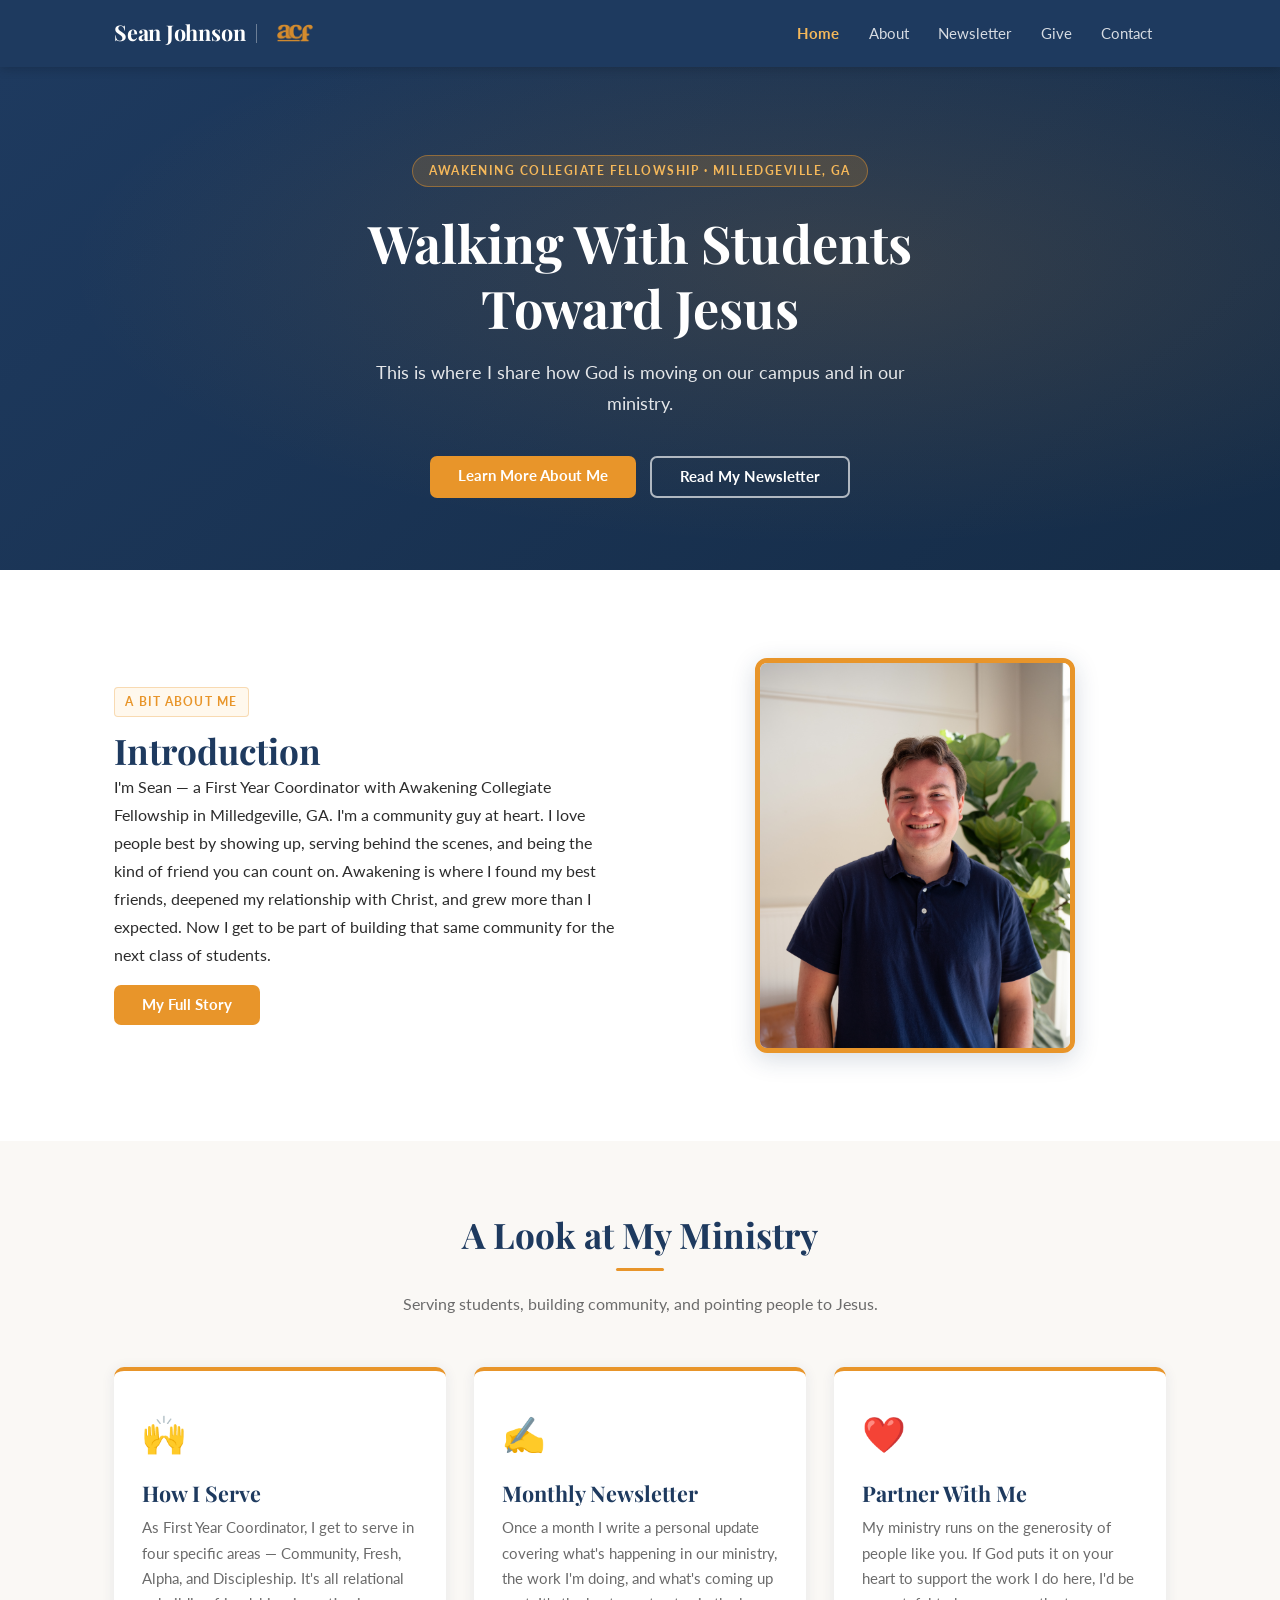
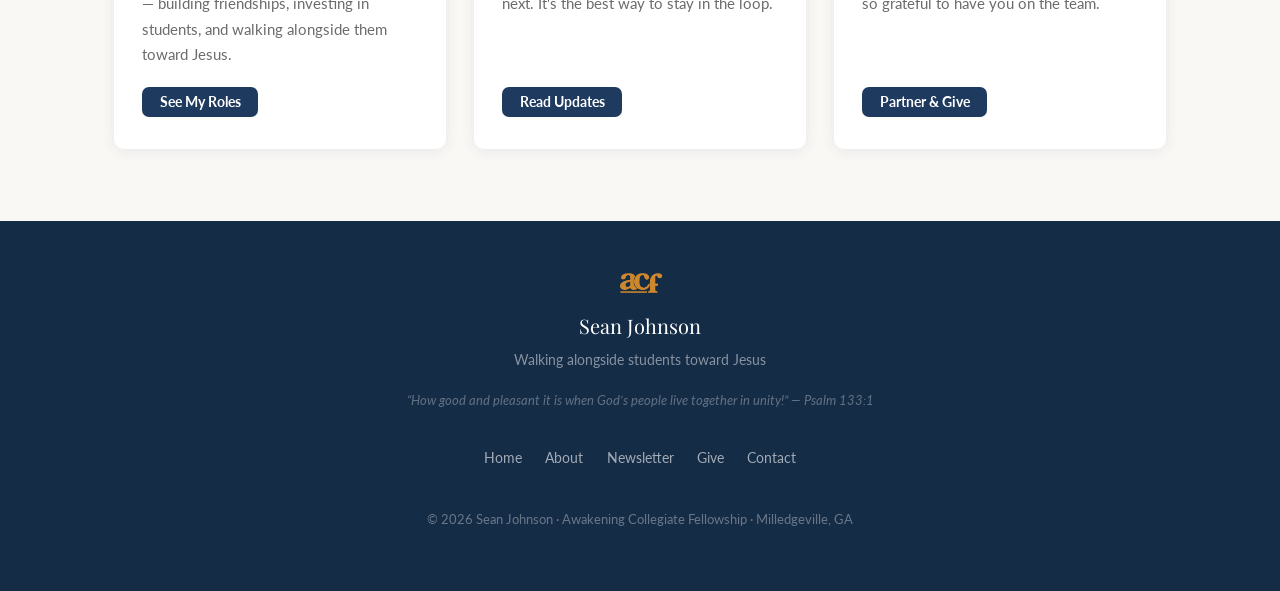
<file: index.html>
<!DOCTYPE html>
<html lang="en">
<head>
  <meta charset="UTF-8">
  <meta name="viewport" content="width=device-width, initial-scale=1.0">
  <link rel="icon" type="image/png" href="favicon.png">
  <link rel="icon" type="image/svg+xml" href="favicon.svg">
  <title>Sean Johnson | Ministry</title>
  <meta name="description" content="Sean Johnson — First Year Coordinator with Awakening Collegiate Fellowship in Milledgeville, GA. Walking alongside college students toward Jesus.">
  <link rel="preconnect" href="https://fonts.googleapis.com">
  <link rel="preconnect" href="https://fonts.gstatic.com" crossorigin>
  <link href="https://fonts.googleapis.com/css2?family=Playfair+Display:ital,wght@0,400;0,600;0,700;1,400&family=Lato:wght@300;400;700&display=swap" rel="stylesheet">
  <link rel="stylesheet" href="css/style.css">
</head>
<body>

<header>
  <nav>
    <div class="nav-brand">
      <a href="index.html">Sean Johnson</a>
      <span class="nav-divider"></span>
      <img src="images/acf-logo.png" alt="ACF" style="height:20px;opacity:0.9;display:block;">
    </div>
    <button class="nav-toggle" aria-label="Toggle navigation" aria-expanded="false">&#9776;</button>
    <ul class="nav-links">
      <li><a href="index.html">Home</a></li>
      <li><a href="about.html">About</a></li>
      <li><a href="newsletter.html">Newsletter</a></li>
      <li><a href="give.html">Give</a></li>
      <li><a href="contact.html">Contact</a></li>
    </ul>
  </nav>
</header>

<!-- Hero -->
<div class="hero">
  <div class="hero-inner container">
    <div class="hero-badge">Awakening Collegiate Fellowship &middot; Milledgeville, GA</div>
    <h1>Walking With Students<br>Toward Jesus</h1>
    <p class="hero-lead">
      This is where I share how God is moving on our campus and in our ministry.
    </p>
    <div class="hero-actions">
      <a href="about.html" class="btn btn-primary">Learn More About Me</a>
      <a href="newsletter.html" class="btn btn-outline-white">Read My Newsletter</a>
    </div>
  </div>
</div>

<!-- Quick intro -->
<section class="section-white">
  <div class="container">
    <div class="intro-grid" style="display:grid; grid-template-columns:1fr 1fr; gap:3rem; align-items:center;">
      <div>
        <span class="tag">A Bit About Me</span>
        <h2 style="margin-top:0.75rem;">Introduction</h2>
        <p>I'm Sean — a First Year Coordinator with Awakening Collegiate Fellowship in Milledgeville, GA. I'm a community guy at heart. I love people best by showing up, serving behind the scenes, and being the kind of friend you can count on. Awakening is where I found my best friends, deepened my relationship with Christ, and grew more than I expected. Now I get to be part of building that same community for the next class of students.</p>
        <a href="about.html" class="btn btn-primary">My Full Story</a>
      </div>
      <div class="text-center" style="padding:1rem;">
        <img src="images/sean-johnson.jpg" alt="Sean Johnson" class="profile-photo-rect">
      </div>
    </div>
  </div>
</section>


<!-- What I Do -->
<section>
  <div class="container">
    <div class="section-header">
      <h2>A Look at My Ministry</h2>
      <hr class="divider">
      <p>Serving students, building community, and pointing people to Jesus.</p>
    </div>
    <div class="cards">
      <div class="card">
        <div class="card-icon">&#128588;</div>
        <h3>How I Serve</h3>
        <p>As First Year Coordinator, I get to serve in four specific areas — Community, Fresh, Alpha, and Discipleship. It's all relational — building friendships, investing in students, and walking alongside them toward Jesus.</p>
        <a href="about.html#roles" class="btn btn-navy btn-sm">See My Roles</a>
      </div>
      <div class="card">
        <div class="card-icon">&#9997;&#65039;</div>
        <h3>Monthly Newsletter</h3>
        <p>Once a month I write a personal update covering what's happening in our ministry, the work I'm doing, and what's coming up next. It's the best way to stay in the loop.</p>
        <a href="newsletter.html" class="btn btn-navy btn-sm">Read Updates</a>
      </div>
      <div class="card">
        <div class="card-icon">&#10084;&#65039;</div>
        <h3>Partner With Me</h3>
        <p>My ministry runs on the generosity of people like you. If God puts it on your heart to support the work I do here, I'd be so grateful to have you on the team.</p>
        <a href="give.html" class="btn btn-navy btn-sm">Partner &amp; Give</a>
      </div>
    </div>
  </div>
</section>

<!-- Footer -->
<footer>
  <div class="container">
    <div class="footer-brand">
      <img src="images/acf-logo.png" alt="ACF" style="height:36px;opacity:0.88;display:block;margin:0 auto 0.4rem;">
      Sean Johnson
    </div>
    <p class="footer-tagline">Walking alongside students toward Jesus</p>
    <p class="footer-verse">&ldquo;How good and pleasant it is when God&rsquo;s people live together in unity!&rdquo; &mdash; Psalm 133:1</p>
    <nav class="footer-nav">
      <a href="index.html">Home</a>
      <a href="about.html">About</a>
      <a href="newsletter.html">Newsletter</a>
      <a href="give.html">Give</a>
      <a href="contact.html">Contact</a>
    </nav>
    <p class="footer-copy">&copy; 2026 Sean Johnson &middot; Awakening Collegiate Fellowship &middot; Milledgeville, GA</p>
  </div>
</footer>

<script src="js/main.js"></script>
</body>
</html>
</file>
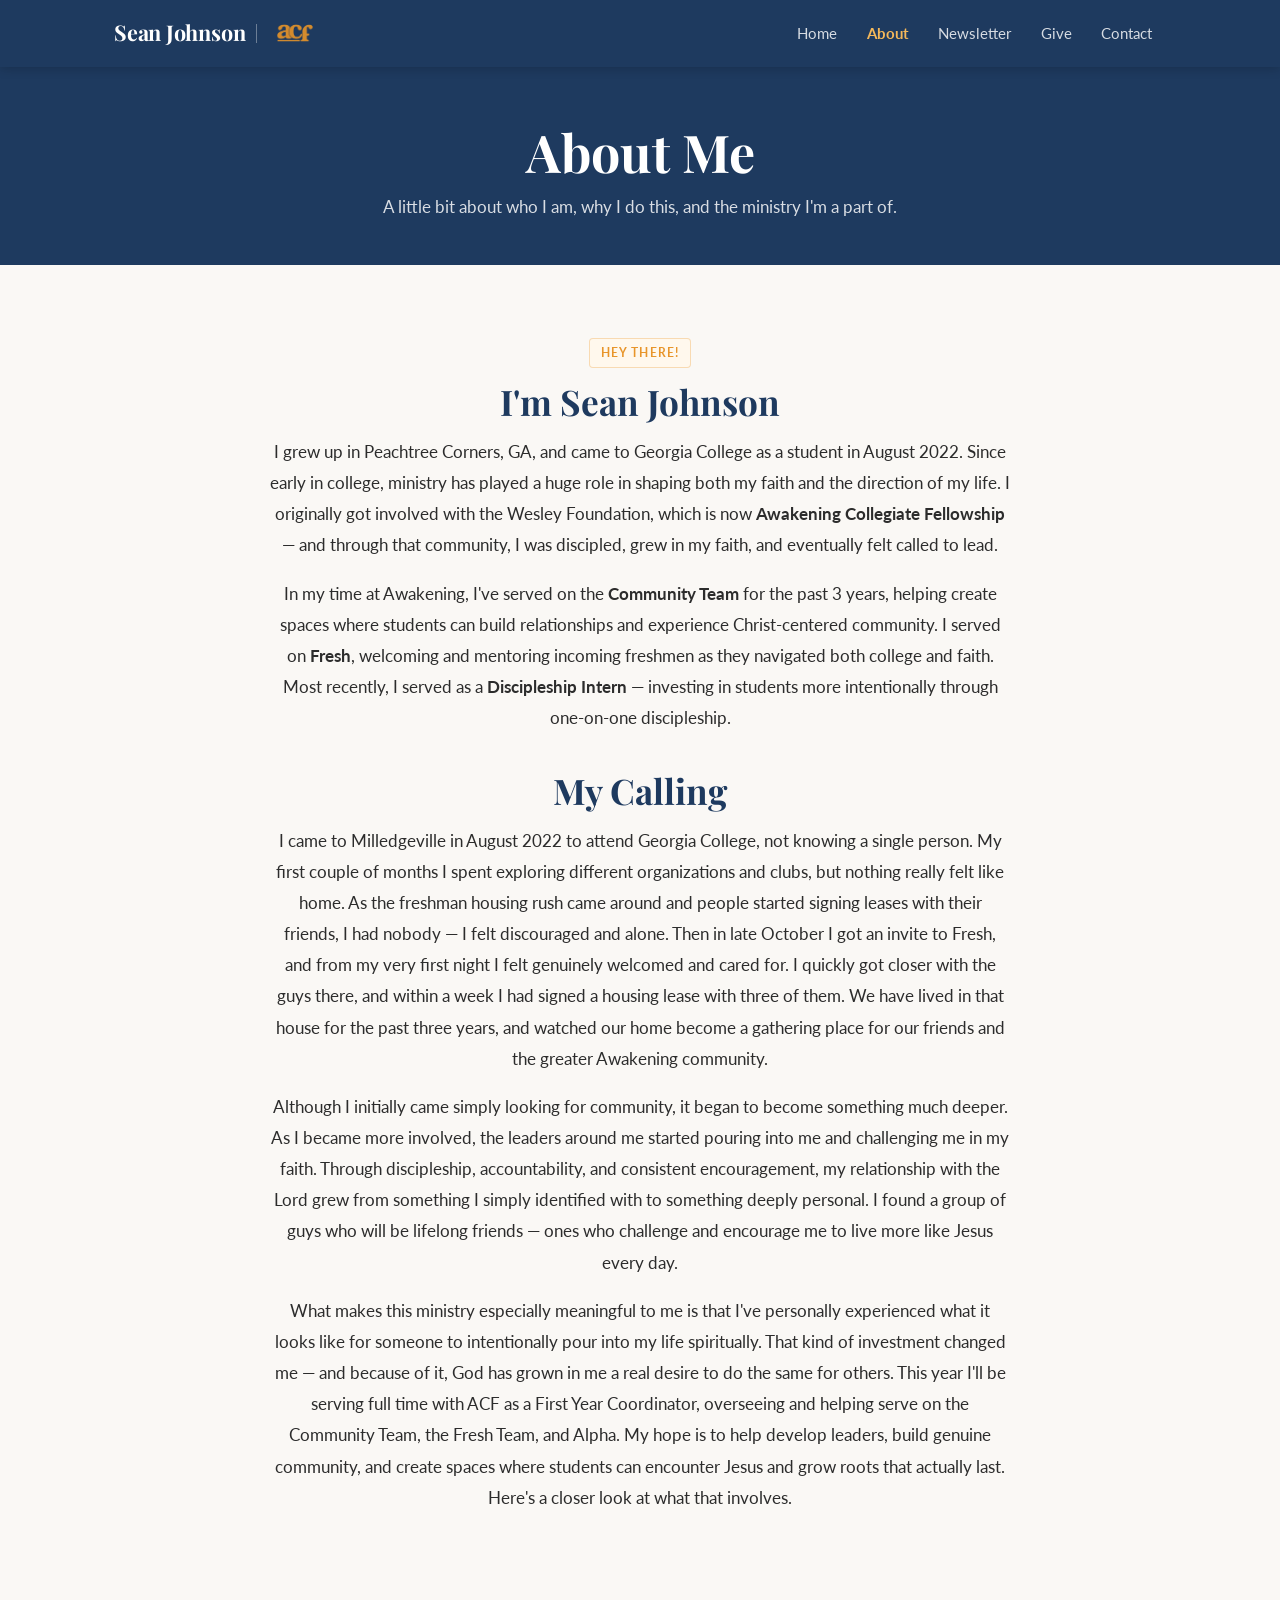
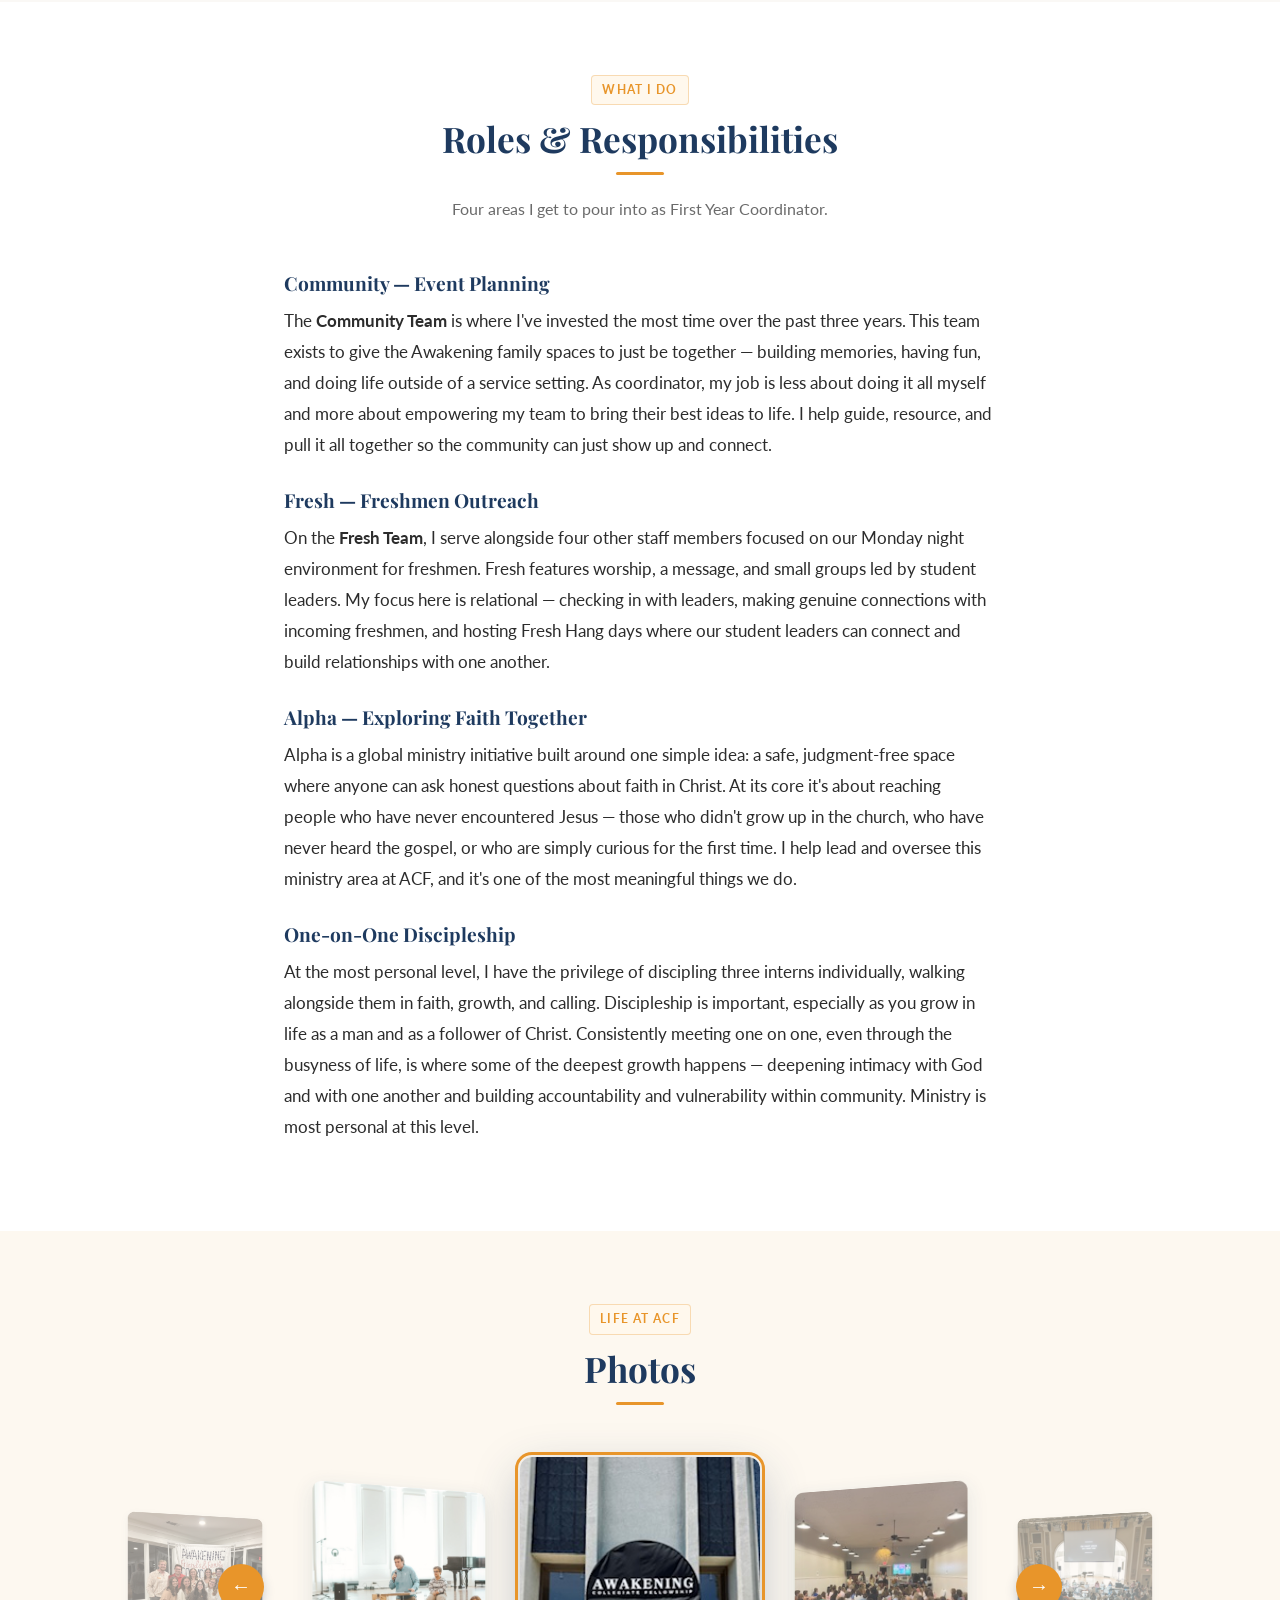
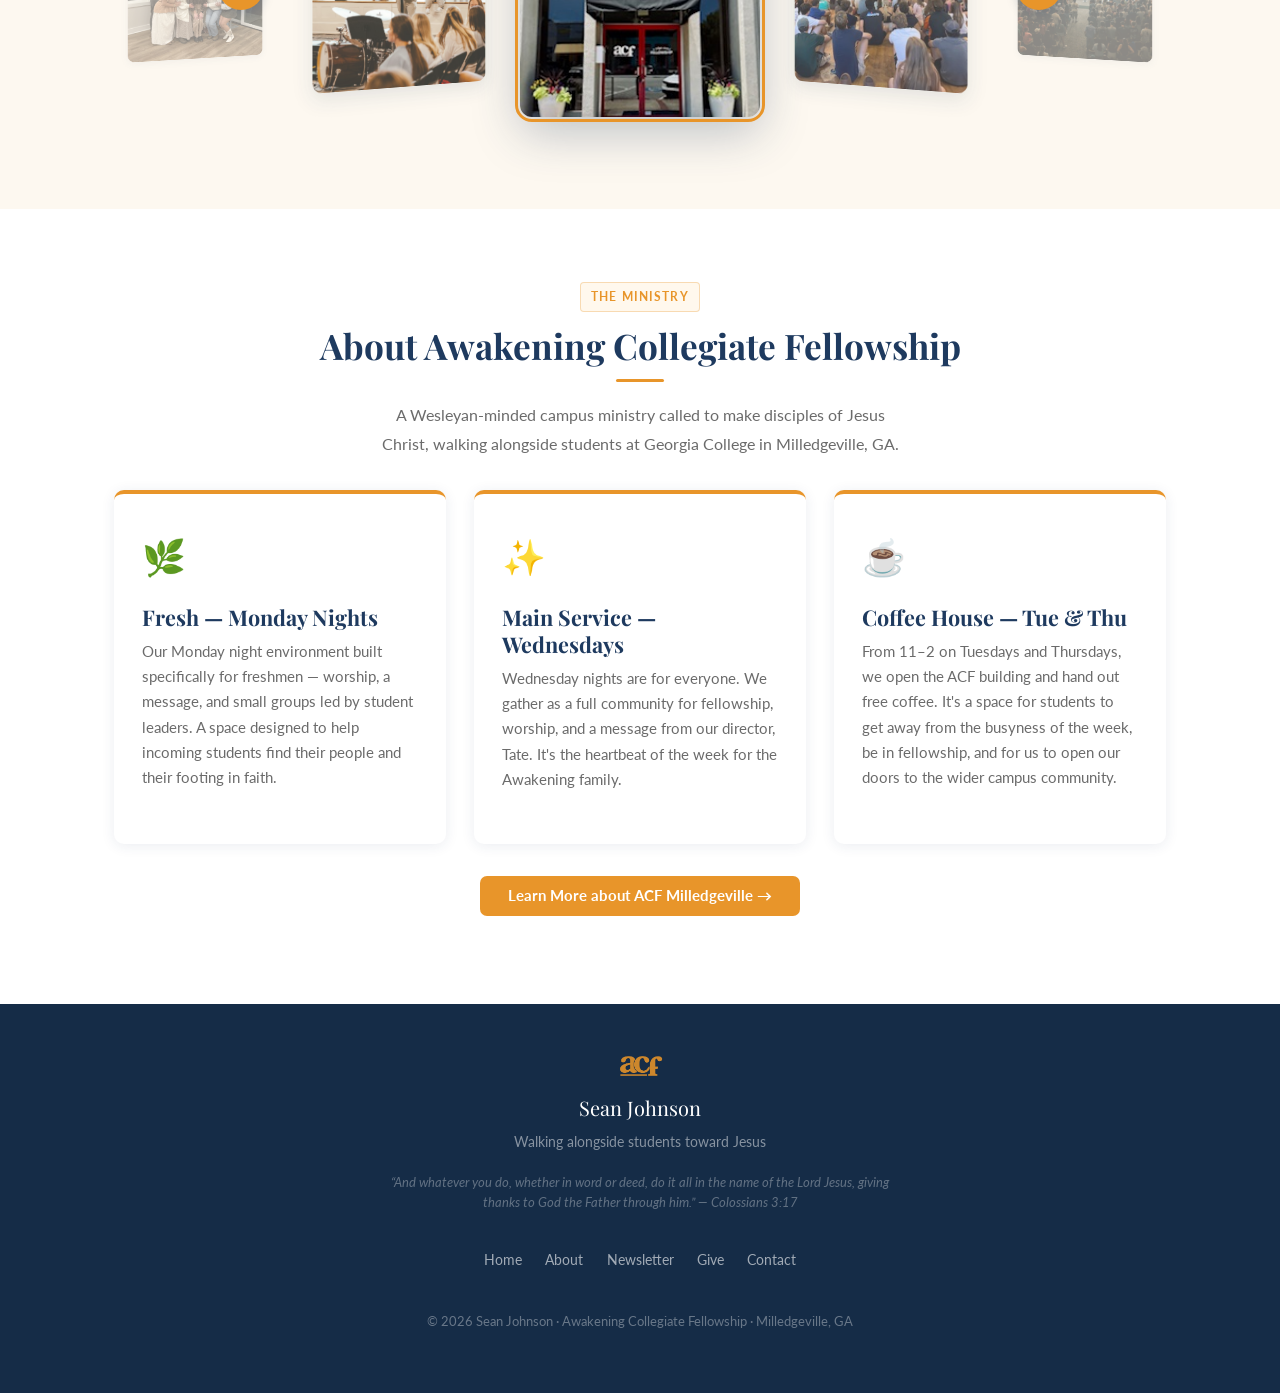
<file: about.html>
<!DOCTYPE html>
<html lang="en">
<head>
  <meta charset="UTF-8">
  <meta name="viewport" content="width=device-width, initial-scale=1.0">
  <link rel="icon" type="image/png" href="favicon.png">
  <link rel="icon" type="image/svg+xml" href="favicon.svg">
  <title>About | Sean Johnson Ministry</title>
  <meta name="description" content="Meet Sean Johnson — First Year Coordinator with Awakening Collegiate Fellowship in Milledgeville, GA.">
  <link rel="preconnect" href="https://fonts.googleapis.com">
  <link rel="preconnect" href="https://fonts.gstatic.com" crossorigin>
  <link href="https://fonts.googleapis.com/css2?family=Playfair+Display:ital,wght@0,400;0,600;0,700;1,400&family=Lato:wght@300;400;700&display=swap" rel="stylesheet">
  <link rel="stylesheet" href="css/style.css">
</head>
<body>

<header>
  <nav>
    <div class="nav-brand">
      <a href="index.html">Sean Johnson</a>
      <span class="nav-divider"></span>
      <img src="images/acf-logo.png" alt="ACF" style="height:20px;opacity:0.9;display:block;">
    </div>
    <button class="nav-toggle" aria-label="Toggle navigation" aria-expanded="false">&#9776;</button>
    <ul class="nav-links">
      <li><a href="index.html">Home</a></li>
      <li><a href="about.html">About</a></li>
      <li><a href="newsletter.html">Newsletter</a></li>
      <li><a href="give.html">Give</a></li>
      <li><a href="contact.html">Contact</a></li>
    </ul>
  </nav>
</header>

<div class="page-header">
  <h1>About Me</h1>
  <p>A little bit about who I am, why I do this, and the ministry I'm a part of.</p>
</div>

<section>
  <div class="container">
    <div class="prose" style="text-align:center;max-width:740px;margin:0 auto;">
        <span class="tag">Hey there!</span>
        <h2 style="margin-top:0.75rem;">I'm Sean Johnson</h2>
        <p>
          I grew up in Peachtree Corners, GA, and came to Georgia College as a student in August 2022. Since early in college, ministry has played a huge role in shaping both my faith and the direction of my life. I originally got involved with the Wesley Foundation, which is now <strong>Awakening Collegiate Fellowship</strong> — and through that community, I was discipled, grew in my faith, and eventually felt called to lead.
        </p>
        <p>
          In my time at Awakening, I've served on the <strong>Community Team</strong> for the past 3 years, helping create spaces where students can build relationships and experience Christ-centered community. I served on <strong>Fresh</strong>, welcoming and mentoring incoming freshmen as they navigated both college and faith. Most recently, I served as a <strong>Discipleship Intern</strong> — investing in students more intentionally through one-on-one discipleship.
        </p>

        <h2>My Calling</h2>
        <p>
          I came to Milledgeville in August 2022 to attend Georgia College, not knowing a single person. My first couple of months I spent exploring different organizations and clubs, but nothing really felt like home. As the freshman housing rush came around and people started signing leases with their friends, I had nobody — I felt discouraged and alone. Then in late October I got an invite to Fresh, and from my very first night I felt genuinely welcomed and cared for. I quickly got closer with the guys there, and within a week I had signed a housing lease with three of them. We have lived in that house for the past three years, and watched our home become a gathering place for our friends and the greater Awakening community.
        </p>
        <p>
          Although I initially came simply looking for community, it began to become something much deeper. As I became more involved, the leaders around me started pouring into me and challenging me in my faith. Through discipleship, accountability, and consistent encouragement, my relationship with the Lord grew from something I simply identified with to something deeply personal. I found a group of guys who will be lifelong friends — ones who challenge and encourage me to live more like Jesus every day.
        </p>
        <p>
          What makes this ministry especially meaningful to me is that I've personally experienced what it looks like for someone to intentionally pour into my life spiritually. That kind of investment changed me — and because of it, God has grown in me a real desire to do the same for others. This year I'll be serving full time with ACF as a First Year Coordinator, overseeing and helping serve on the Community Team, the Fresh Team, and Alpha. My hope is to help develop leaders, build genuine community, and create spaces where students can encounter Jesus and grow roots that actually last. Here's a closer look at what that involves.
        </p>
    </div>

  </div>
</section>


<section id="roles" class="section-white">
  <div class="container-narrow">
    <div class="section-header">
      <span class="tag">What I Do</span>
      <h2 style="margin-top:0.75rem;">Roles &amp; Responsibilities</h2>
      <hr class="divider">
      <p>Four areas I get to pour into as First Year Coordinator.</p>
    </div>

    <div class="prose">
      <h3>Community &mdash; Event Planning</h3>
      <p>
        The <strong>Community Team</strong> is where I've invested the most time over the past three years. This team exists to give the Awakening family spaces to just be together — building memories, having fun, and doing life outside of a service setting. As coordinator, my job is less about doing it all myself and more about empowering my team to bring their best ideas to life. I help guide, resource, and pull it all together so the community can just show up and connect.
      </p>

      <h3>Fresh &mdash; Freshmen Outreach</h3>
      <p>
        On the <strong>Fresh Team</strong>, I serve alongside four other staff members focused on our Monday night environment for freshmen. Fresh features worship, a message, and small groups led by student leaders. My focus here is relational — checking in with leaders, making genuine connections with incoming freshmen, and hosting Fresh Hang days where our student leaders can connect and build relationships with one another.
      </p>

      <h3>Alpha &mdash; Exploring Faith Together</h3>
      <p>
        Alpha is a global ministry initiative built around one simple idea: a safe, judgment-free space where anyone can ask honest questions about faith in Christ. At its core it's about reaching people who have never encountered Jesus — those who didn't grow up in the church, who have never heard the gospel, or who are simply curious for the first time. I help lead and oversee this ministry area at ACF, and it's one of the most meaningful things we do.
      </p>

      <h3>One-on-One Discipleship</h3>
      <p>
        At the most personal level, I have the privilege of discipling three interns individually, walking alongside them in faith, growth, and calling. Discipleship is important, especially as you grow in life as a man and as a follower of Christ. Consistently meeting one on one, even through the busyness of life, is where some of the deepest growth happens — deepening intimacy with God and with one another and building accountability and vulnerability within community. Ministry is most personal at this level.      </p>
    </div>
  </div>
</section>

<!-- ── PHOTO CAROUSEL ── replace images/placeholder-*.jpg with real photos ── -->
<section class="section-cream" id="photos">
  <div class="container">
    <div class="section-header" style="margin-bottom:2rem;">
      <span class="tag">Life at ACF</span>
      <h2 style="margin-top:0.75rem;">Photos</h2>
      <hr class="divider">
    </div>
    <div class="coverflow-outer">
      <button class="cf-arrow" id="cf-prev" aria-label="Previous photo">&#8592;</button>
      <div class="coverflow-stage" id="coverflow-stage">
        <div class="cf-slide" data-index="0"><img src="images/carousel/acf-building.jpg" alt="ACF Building"></div>
        <div class="cf-slide" data-index="1"><img src="images/carousel/fresh-gathering.jpg" alt="Fresh Gathering"></div>
        <div class="cf-slide" data-index="2"><img src="images/carousel/worship-service.jpg" alt="Worship Service"></div>
        <div class="cf-slide" data-index="3"><img src="images/carousel/img-8745.jpg" alt="Group Photo"></div>
        <div class="cf-slide" data-index="4"><img src="images/carousel/img-8144.jpg" alt="Students Praying"></div>
        <div class="cf-slide" data-index="5"><img src="images/carousel/img-8747.jpg" alt="Ministry Team"></div>
        <div class="cf-slide" data-index="6"><img src="images/carousel/awakening-freshman-self.jpg" alt="Awakening Worship Gathering"></div>
        <div class="cf-slide" data-index="7"><img src="images/carousel/the-depot-sign.jpg" alt="The Depot"></div>
        <div class="cf-slide" data-index="8"><img src="images/carousel/guys-group-photo.jpg" alt="Guys Group Photo"></div>
        <div class="cf-slide" data-index="9"><img src="images/carousel/fellowship-conversation.jpg" alt="Fellowship Conversation"></div>
        <div class="cf-slide" data-index="10"><img src="images/carousel/girls-group-photo.jpg" alt="Girls Group Photo"></div>
        <div class="cf-slide" data-index="11"><img src="images/carousel/upside-down-kingdom.jpg" alt="Upside Down Kingdom Worship Night"></div>
        <div class="cf-slide" data-index="12"><img src="images/carousel/worship-night.jpg" alt="Worship Night"></div>
        <div class="cf-slide" data-index="13"><img src="images/carousel/worship-hands-raised.jpg" alt="Hands Raised in Worship"></div>
        <div class="cf-slide" data-index="14"><img src="images/carousel/coffeehouse-announcement.jpg" alt="Coffeehouse Announcement"></div>
        <div class="cf-slide" data-index="15"><img src="images/carousel/sunset-group-photo.jpg" alt="Sunset Group Photo"></div>
        <div class="cf-slide" data-index="16"><img src="images/carousel/georgia-college-sign.jpg" alt="Georgia College Depot Sign"></div>
        <div class="cf-slide" data-index="17"><img src="images/carousel/campus-walk-group.jpg" alt="Walking to Gathering"></div>
        <div class="cf-slide" data-index="18"><img src="images/carousel/sidewalk-fellowship.jpg" alt="Sidewalk Fellowship"></div>
        <div class="cf-slide" data-index="19"><img src="images/carousel/porch-group-photo.jpg" alt="Porch Group Photo"></div>
        <div class="cf-slide" data-index="20"><img src="images/carousel/worship-hands-raised-2.jpg" alt="Hands Raised in Worship"></div>
        <div class="cf-slide" data-index="21"><img src="images/carousel/strider-hug.jpg" alt="Friends Embracing"></div>
        <div class="cf-slide" data-index="22"><img src="images/carousel/joy-of-the-lord-worship.jpg" alt="Joy of the Lord Worship Gathering"></div>
        <div class="cf-slide" data-index="23"><img src="images/carousel/worship-vocalist.jpg" alt="Worship Vocalist"></div>
        <div class="cf-slide" data-index="24"><img src="images/carousel/prayer-gathering.jpg" alt="Prayer Gathering"></div>
        <div class="cf-slide" data-index="25"><img src="images/carousel/group-hug-outside.jpg" alt="Group Hug Outside"></div>
        <div class="cf-slide" data-index="26"><img src="images/carousel/heres-my-heart-worship.jpg" alt="Here's My Heart Worship Gathering"></div>
        <div class="cf-slide" data-index="27"><img src="images/carousel/worship-aerial-view.jpg" alt="Worship Gathering Aerial View"></div>
        <div class="cf-slide" data-index="28"><img src="images/carousel/campus-steps-crowd.jpg" alt="Crowd on Campus Steps"></div>
        <div class="cf-slide" data-index="29"><img src="images/carousel/worship-hands-curtain.jpg" alt="Hands Raised in Worship"></div>
        <div class="cf-slide" data-index="30"><img src="images/carousel/farm-fresh.jpg" alt="Farm Fresh Night"></div>
        <div class="cf-slide" data-index="31"><img src="images/carousel/frampus-prayer-night.jpg" alt="Frampus Worship and Prayer Night"></div>
        <div class="cf-slide" data-index="32"><img src="images/carousel/mens-cookout.jpg" alt="Labor Day Men's Cookout"></div>
        <div class="cf-slide" data-index="33"><img src="images/carousel/the-depot-gathering.jpg" alt="Fresh at The Depot"></div>
        <div class="cf-slide" data-index="34"><img src="images/carousel/washington-farms.jpg" alt="Washington Farms Group Photo"></div>
        <div class="cf-slide" data-index="35"><img src="images/carousel/worship-cross.jpg" alt="Worship Around the Cross"></div>
        <div class="cf-slide" data-index="36"><img src="images/carousel/mens-event.jpg" alt="Men's Event"></div>
        <div class="cf-slide" data-index="37"><img src="images/carousel/fresh-upside-down-kingdom.jpg" alt="Fresh Upside Down Kingdom"></div>
        <div class="cf-slide" data-index="38"><img src="images/carousel/friends-family-cookout.jpg" alt="Awakening Friends and Family Cookout"></div>
        <div class="cf-slide" data-index="39"><img src="images/carousel/awakening-announcements.jpg" alt="Awakening Announcements"></div>
      </div>
      <button class="cf-arrow" id="cf-next" aria-label="Next photo">&#8594;</button>
    </div>
  </div>
</section>

<section class="section-white" id="awakening">
  <div class="container">
    <div class="section-header" style="margin-bottom:2rem;">
      <span class="tag">The Ministry</span>
      <h2 style="margin-top:0.75rem;">About Awakening Collegiate Fellowship</h2>
      <hr class="divider">
      <p>A Wesleyan-minded campus ministry called to make disciples of Jesus Christ, walking alongside students at Georgia College in Milledgeville, GA.</p>
    </div>
    <div class="cards">
      <div class="card">
        <div class="card-icon">&#127807;</div>
        <h3>Fresh &mdash; Monday Nights</h3>
        <p>Our Monday night environment built specifically for freshmen — worship, a message, and small groups led by student leaders. A space designed to help incoming students find their people and their footing in faith.</p>
      </div>
      <div class="card">
        <div class="card-icon">&#10024;</div>
        <h3>Main Service &mdash; Wednesdays</h3>
        <p>Wednesday nights are for everyone. We gather as a full community for fellowship, worship, and a message from our director, Tate. It's the heartbeat of the week for the Awakening family.</p>
      </div>
      <div class="card">
        <div class="card-icon">&#9749;</div>
        <h3>Coffee House &mdash; Tue &amp; Thu</h3>
        <p>From 11–2 on Tuesdays and Thursdays, we open the ACF building and hand out free coffee. It's a space for students to get away from the busyness of the week, be in fellowship, and for us to open our doors to the wider campus community.</p>
      </div>
    </div>
    <p class="text-center" style="margin-top:2rem;">
      <a href="http://awakeningmilledgeville.org" target="_blank" rel="noopener" class="btn btn-primary">Learn More about ACF Milledgeville &rarr;</a>
    </p>
  </div>
</section>

<footer>
  <div class="container">
    <div class="footer-brand">
      <img src="images/acf-logo.png" alt="ACF" style="height:36px;opacity:0.88;display:block;margin:0 auto 0.4rem;">
      Sean Johnson
    </div>
    <p class="footer-tagline">Walking alongside students toward Jesus</p>
    <p class="footer-verse">&ldquo;And whatever you do, whether in word or deed, do it all in the name of the Lord Jesus, giving thanks to God the Father through him.&rdquo; &mdash; Colossians 3:17</p>
    <nav class="footer-nav">
      <a href="index.html">Home</a>
      <a href="about.html">About</a>
      <a href="newsletter.html">Newsletter</a>
      <a href="give.html">Give</a>
      <a href="contact.html">Contact</a>
    </nav>
    <p class="footer-copy">&copy; 2026 Sean Johnson &middot; Awakening Collegiate Fellowship &middot; Milledgeville, GA</p>
  </div>
</footer>

<script src="js/main.js"></script>
<script src="js/carousel.js"></script>
</body>
</html>
</file>
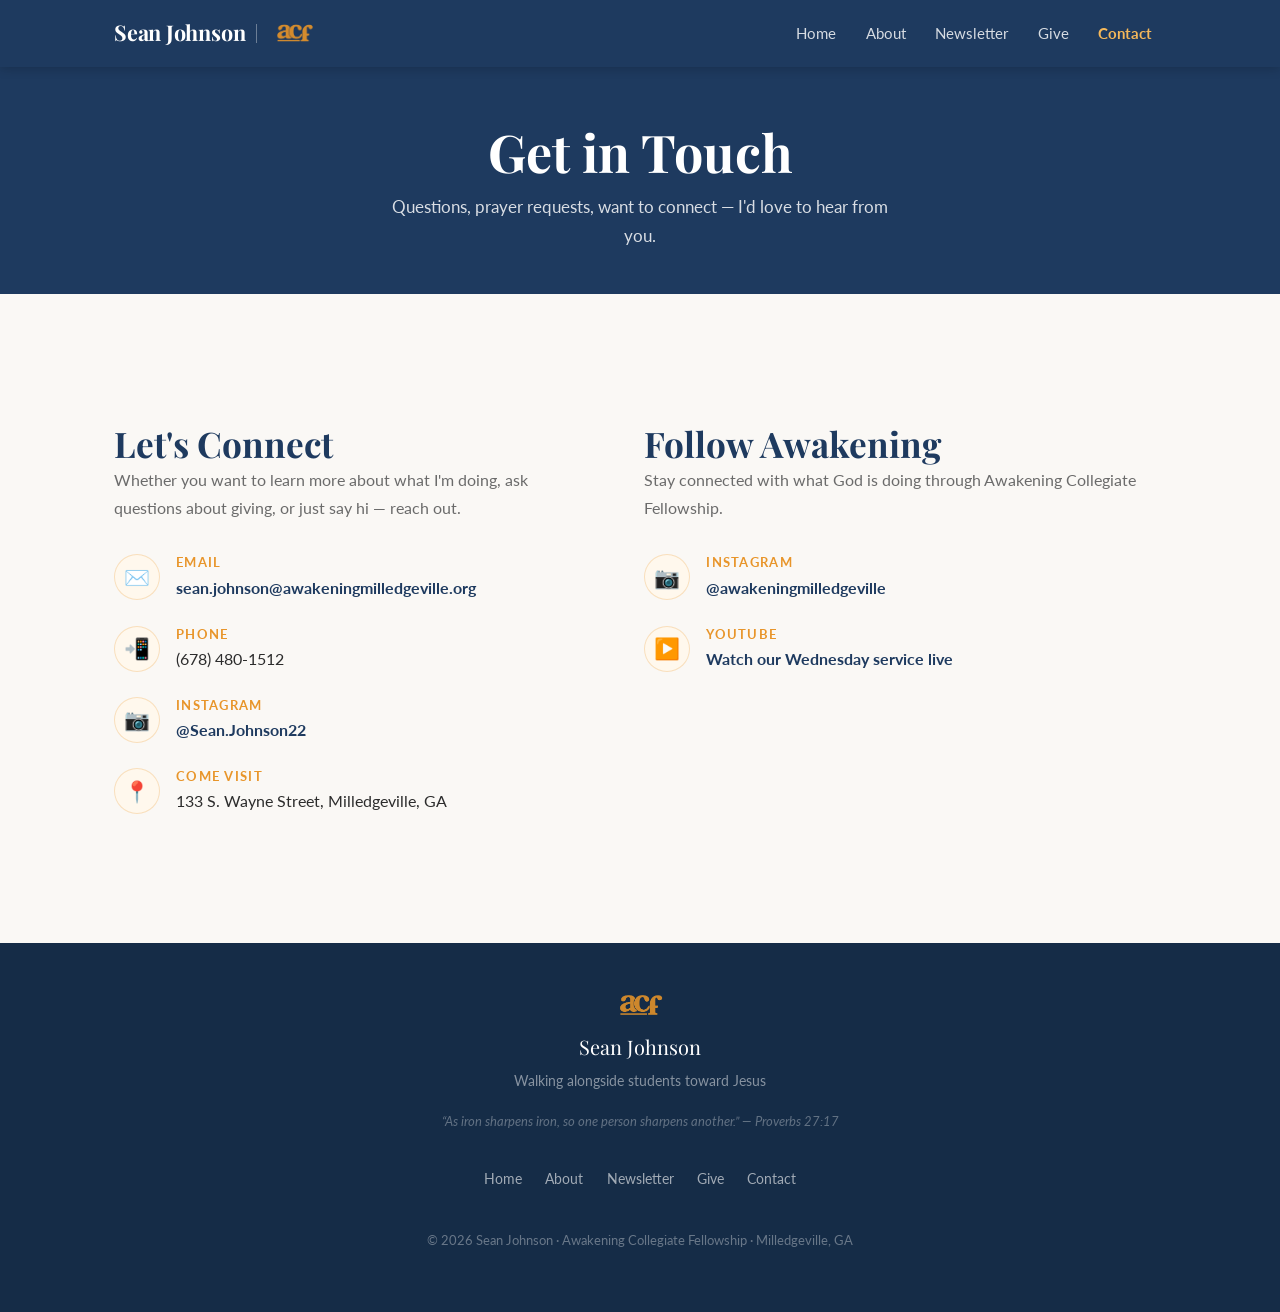
<file: contact.html>
<!DOCTYPE html>
<html lang="en">
<head>
  <meta charset="UTF-8">
  <meta name="viewport" content="width=device-width, initial-scale=1.0">
  <link rel="icon" type="image/png" href="favicon.png">
  <link rel="icon" type="image/svg+xml" href="favicon.svg">
  <title>Contact | Sean Johnson Ministry</title>
  <meta name="description" content="Get in touch with Sean Johnson — First Year Coordinator at Awakening Collegiate Fellowship in Milledgeville, GA.">
  <link rel="preconnect" href="https://fonts.googleapis.com">
  <link rel="preconnect" href="https://fonts.gstatic.com" crossorigin>
  <link href="https://fonts.googleapis.com/css2?family=Playfair+Display:ital,wght@0,400;0,600;0,700;1,400&family=Lato:wght@300;400;700&display=swap" rel="stylesheet">
  <link rel="stylesheet" href="css/style.css">
</head>
<body>

<header>
  <nav>
    <div class="nav-brand">
      <a href="index.html">Sean Johnson</a>
      <span class="nav-divider"></span>
      <img src="images/acf-logo.png" alt="ACF" style="height:20px;opacity:0.9;display:block;">
    </div>
    <button class="nav-toggle" aria-label="Toggle navigation" aria-expanded="false">&#9776;</button>
    <ul class="nav-links">
      <li><a href="index.html">Home</a></li>
      <li><a href="about.html">About</a></li>
      <li><a href="newsletter.html">Newsletter</a></li>
      <li><a href="give.html">Give</a></li>
      <li><a href="contact.html">Contact</a></li>
    </ul>
  </nav>
</header>

<div class="page-header">
  <h1>Get in Touch</h1>
  <p>Questions, prayer requests, want to connect — I'd love to hear from you.</p>
</div>

<section>
  <div class="container">
    <div class="contact-layout">

      <!-- Left column -->
      <div>
        <h2>Let's Connect</h2>
        <p style="color:var(--text-light);margin-bottom:2rem;">Whether you want to learn more about what I'm doing, ask questions about giving, or just say hi — reach out.</p>

        <div class="contact-items">
          <div class="contact-item">
            <div class="ci-icon">&#9993;&#65039;</div>
            <div class="ci-text">
              <h4>Email</h4>
              <a href="mailto:sean.johnson@awakeningmilledgeville.org">sean.johnson@awakeningmilledgeville.org</a>
            </div>
          </div>

          <div class="contact-item">
            <div class="ci-icon">&#128242;</div>
            <div class="ci-text">
              <h4>Phone</h4>
              <p>(678) 480-1512</p>
            </div>
          </div>

          <div class="contact-item">
            <div class="ci-icon">&#128247;</div>
            <div class="ci-text">
              <h4>Instagram</h4>
              <a href="https://instagram.com/Sean.Johnson22" target="_blank" rel="noopener">@Sean.Johnson22</a>
            </div>
          </div>

          <div class="contact-item">
            <div class="ci-icon">&#128205;</div>
            <div class="ci-text">
              <h4>Come Visit</h4>
              <p>133 S. Wayne Street, Milledgeville, GA</p>
            </div>
          </div>
        </div>
      </div>

      <!-- Right column -->
      <div>
        <h2>Follow Awakening</h2>
        <p style="color:var(--text-light);margin-bottom:2rem;">Stay connected with what God is doing through Awakening Collegiate Fellowship.</p>

        <div class="contact-items">
          <div class="contact-item">
            <div class="ci-icon">&#128247;</div>
            <div class="ci-text">
              <h4>Instagram</h4>
              <a href="https://instagram.com/awakeningmilledgeville" target="_blank" rel="noopener">@awakeningmilledgeville</a>
            </div>
          </div>

          <div class="contact-item">
            <div class="ci-icon">&#9654;&#65039;</div>
            <div class="ci-text">
              <h4>YouTube</h4>
              <a href="https://www.youtube.com/@awakeningmilledgeville" target="_blank" rel="noopener">Watch our Wednesday service live</a>
            </div>
          </div>
        </div>
      </div>

    </div>
  </div>
</section>

<footer>
  <div class="container">
    <div class="footer-brand">
      <img src="images/acf-logo.png" alt="ACF" style="height:36px;opacity:0.88;display:block;margin:0 auto 0.4rem;">
      Sean Johnson
    </div>
    <p class="footer-tagline">Walking alongside students toward Jesus</p>
    <p class="footer-verse">&ldquo;As iron sharpens iron, so one person sharpens another.&rdquo; &mdash; Proverbs 27:17</p>
    <nav class="footer-nav">
      <a href="index.html">Home</a>
      <a href="about.html">About</a>
      <a href="newsletter.html">Newsletter</a>
      <a href="give.html">Give</a>
      <a href="contact.html">Contact</a>
    </nav>
    <p class="footer-copy">&copy; 2026 Sean Johnson &middot; Awakening Collegiate Fellowship &middot; Milledgeville, GA</p>
  </div>
</footer>

<script src="js/main.js"></script>
</body>
</html>
</file>
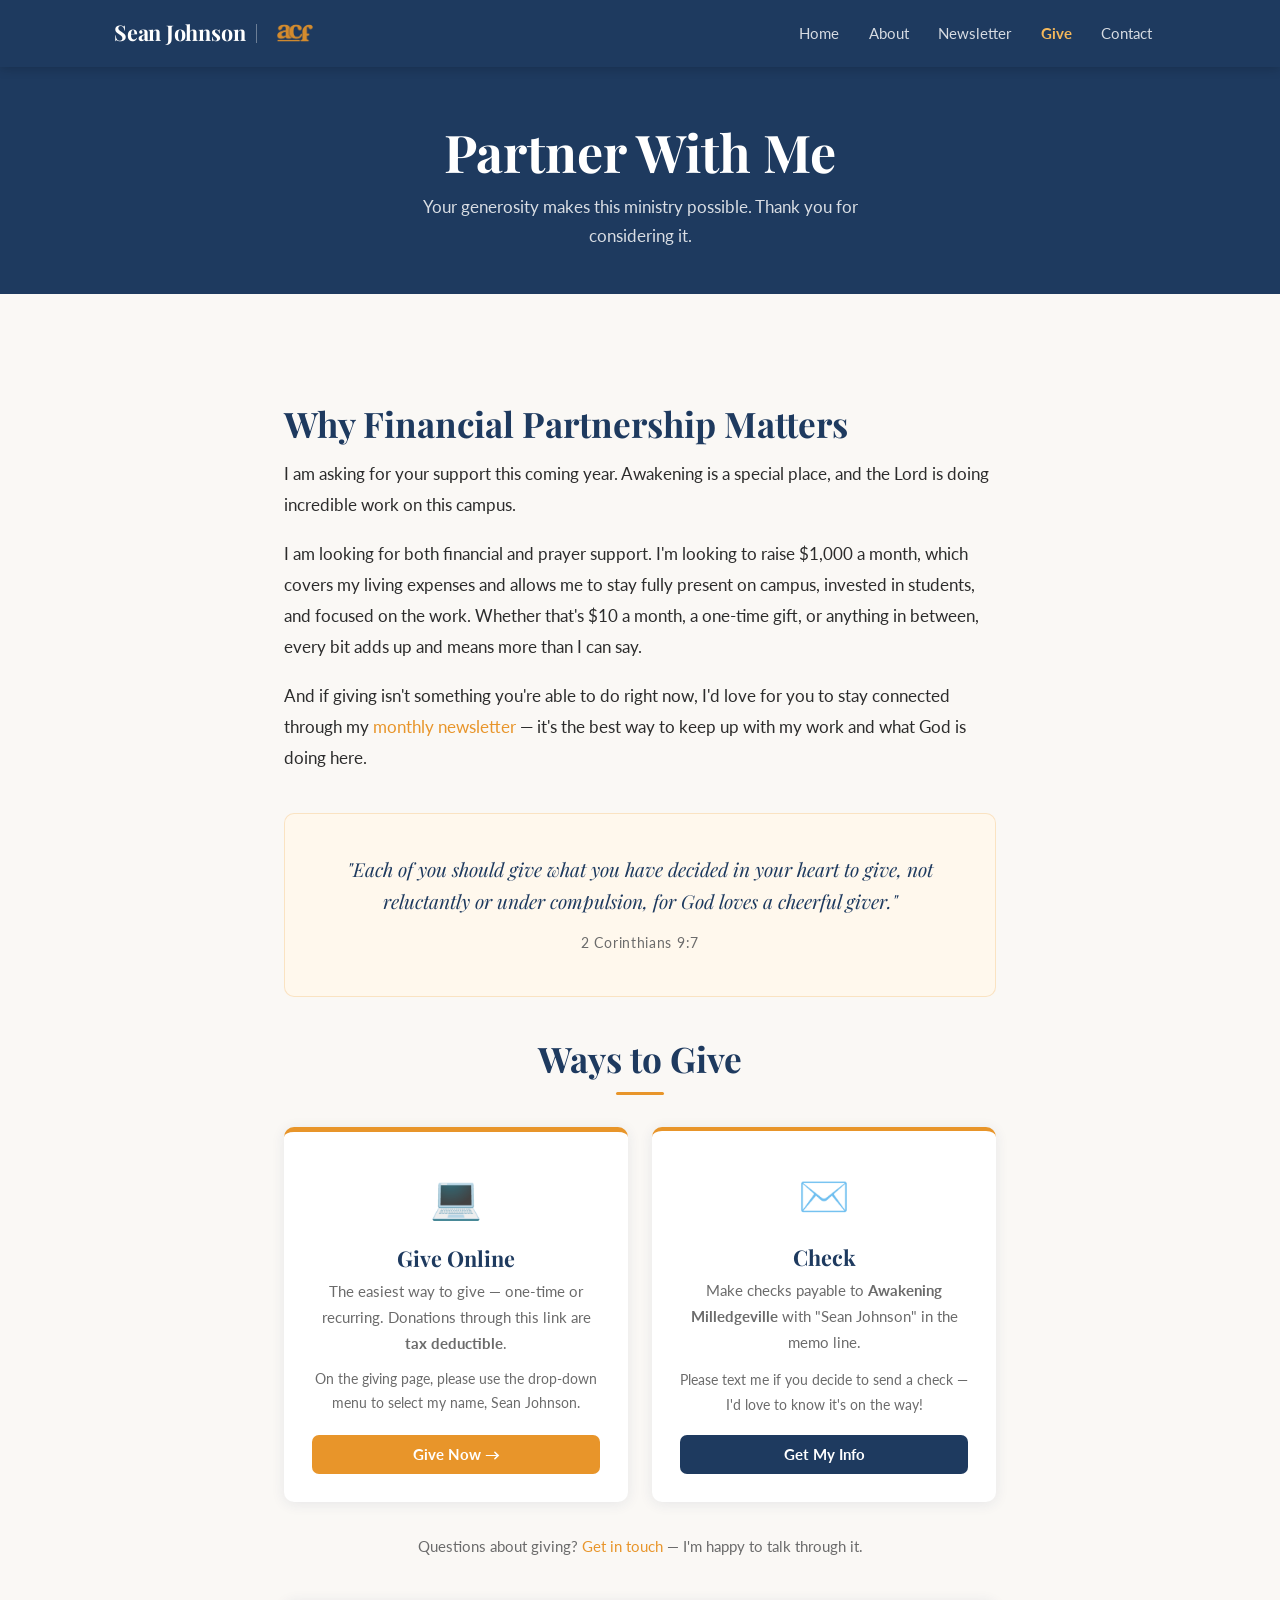
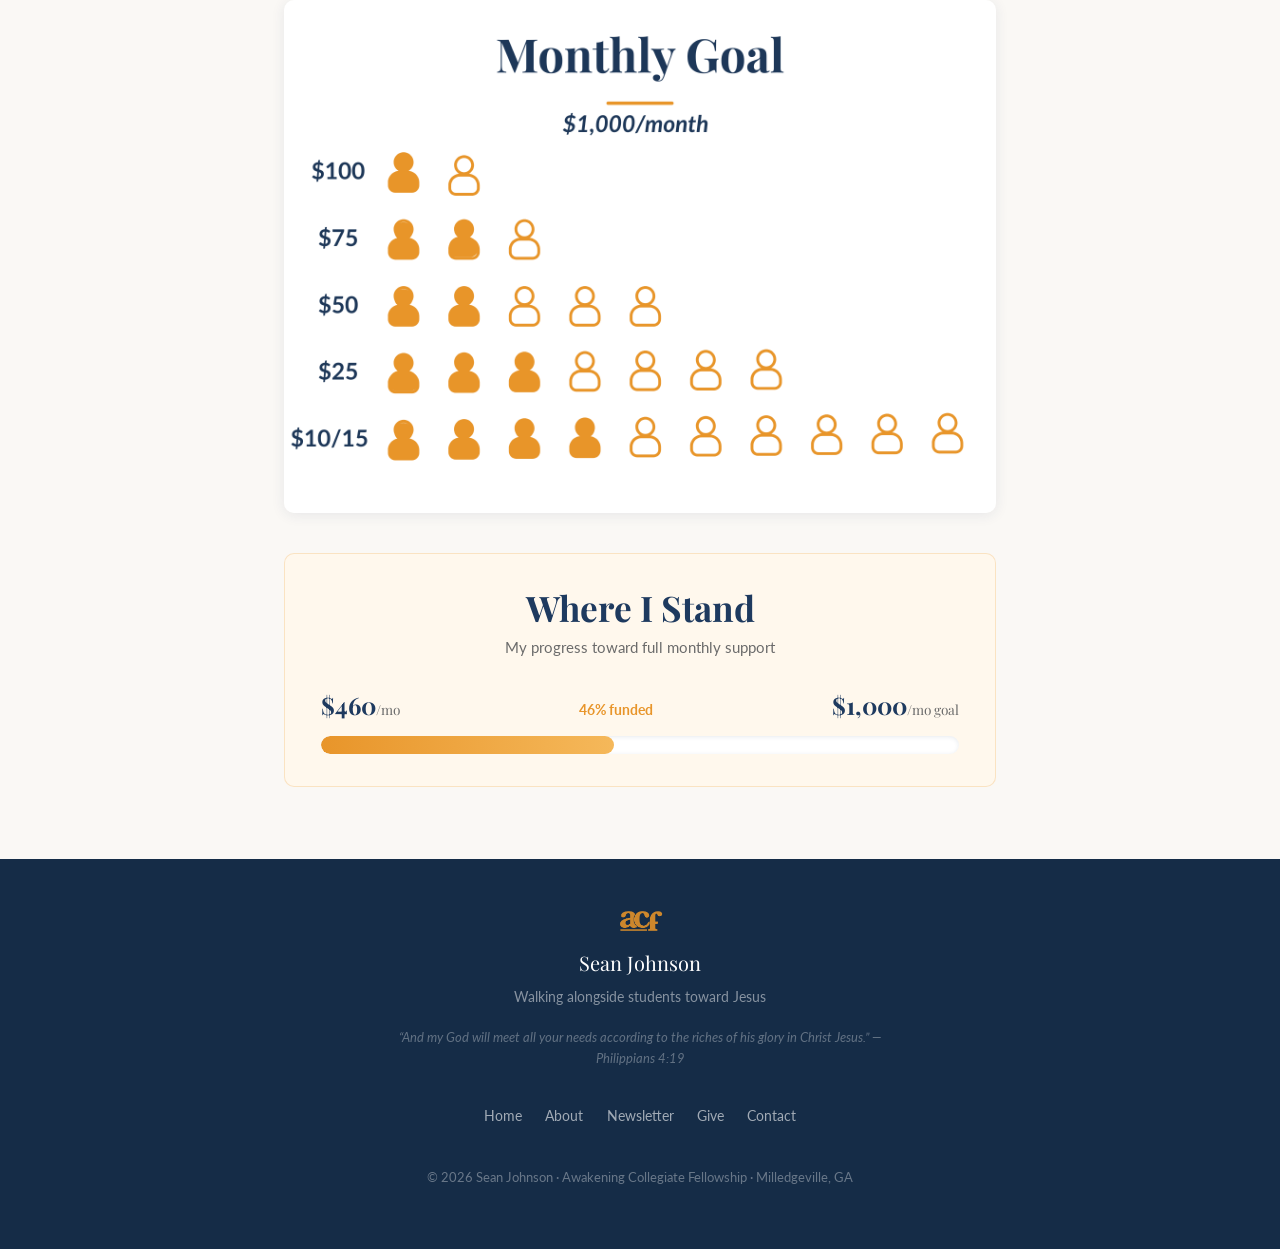
<file: give.html>
<!DOCTYPE html>
<html lang="en">
<head>
  <meta charset="UTF-8">
  <meta name="viewport" content="width=device-width, initial-scale=1.0">
  <link rel="icon" type="image/png" href="favicon.png">
  <link rel="icon" type="image/svg+xml" href="favicon.svg">
  <title>Give | Sean Johnson Ministry</title>
  <meta name="description" content="Partner with Sean Johnson's campus ministry at ACF in Milledgeville, GA. Your generosity helps reach college students with the Gospel.">
  <link rel="preconnect" href="https://fonts.googleapis.com">
  <link rel="preconnect" href="https://fonts.gstatic.com" crossorigin>
  <link href="https://fonts.googleapis.com/css2?family=Playfair+Display:ital,wght@0,400;0,600;0,700;1,400&family=Lato:wght@300;400;700&display=swap" rel="stylesheet">
  <link rel="stylesheet" href="css/style.css">
</head>
<body>

<header>
  <nav>
    <div class="nav-brand">
      <a href="index.html">Sean Johnson</a>
      <span class="nav-divider"></span>
      <img src="images/acf-logo.png" alt="ACF" style="height:20px;opacity:0.9;display:block;">
    </div>
    <button class="nav-toggle" aria-label="Toggle navigation" aria-expanded="false">&#9776;</button>
    <ul class="nav-links">
      <li><a href="index.html">Home</a></li>
      <li><a href="about.html">About</a></li>
      <li><a href="newsletter.html">Newsletter</a></li>
      <li><a href="give.html">Give</a></li>
      <li><a href="contact.html">Contact</a></li>
    </ul>
  </nav>
</header>

<div class="page-header">
  <h1>Partner With Me</h1>
  <p>Your generosity makes this ministry possible. Thank you for considering it.</p>
</div>

<section>
  <div class="container-narrow">

    <div class="prose">
      <h2>Why Financial Partnership Matters</h2>
      <p>
        I am asking for your support this coming year. Awakening is a special place, and the Lord is doing incredible work on this campus.
      </p>
      <p>
        I am looking for both financial and prayer support. I'm looking to raise $1,000 a month, which covers my living expenses and allows me to stay fully present on campus, invested in students, and focused on the work. Whether that's $10 a month, a one-time gift, or anything in between, every bit adds up and means more than I can say.
      </p>
      <p>
        And if giving isn't something you're able to do right now, I'd love for you to stay connected through my <a href="newsletter.html">monthly newsletter</a> — it's the best way to keep up with my work and what God is doing here.
      </p>
    </div>

    <div class="give-verse">
      <blockquote>
        "Each of you should give what you have decided in your heart to give, not reluctantly or under compulsion, for God loves a cheerful giver."
      </blockquote>
      <cite>2 Corinthians 9:7</cite>
    </div>

    <h2 class="text-center" style="margin-bottom:0.5rem;">Ways to Give</h2>
    <hr class="divider">

    <div class="give-options">
      <div class="give-opt" style="border-top-width:5px;">
        <div class="give-icon">&#128187;</div>
        <h3>Give Online</h3>
        <p>The easiest way to give — one-time or recurring. Donations through this link are <strong>tax deductible</strong>.</p>
        <p style="color:var(--text-light);font-size:0.85rem;margin-bottom:1.1rem;">On the giving page, please use the drop-down menu to select my name, Sean Johnson.</p>
        <a href="https://app.clovergive.com/app/giving/clodo-georgiacollegewesley" target="_blank" rel="noopener" class="btn btn-primary">Give Now &rarr;</a>
      </div>

      <div class="give-opt">
        <div class="give-icon">&#9993;&#65039;</div>
        <h3>Check</h3>
        <p>Make checks payable to <strong>Awakening Milledgeville</strong> with "Sean Johnson" in the memo line.</p>
        <p style="color:var(--text-light);font-size:0.9rem;margin-bottom:1.1rem;">Please text me if you decide to send a check — I'd love to know it's on the way!</p>
        <a href="contact.html" class="btn btn-navy">Get My Info</a>
      </div>

      <!-- VENMO — commented out, restore by removing these comment tags
      <div class="give-opt">
        <div class="give-icon">&#128178;</div>
        <h3>Venmo</h3>
        <p>Quick and easy giving straight from your phone.</p>
        <div class="give-handle">@seanjohnson2003</div>
        <p style="color:var(--text-light);font-size:0.85rem;margin-bottom:1.1rem;">Please note: Venmo gifts are not tax deductible.</p>
        <a href="https://venmo.com/seanjohnson2003" target="_blank" rel="noopener" class="btn btn-navy">Give via Venmo</a>
      </div>
      -->
    </div>


<p class="text-center mt-2" style="color:var(--text-light);font-size:0.92rem;">
      Questions about giving? <a href="contact.html">Get in touch</a> — I'm happy to talk through it.
    </p>

    <div style="text-align:center;margin-top:2.5rem;">
      <img src="images/monthly-goal.png" alt="Monthly Goal breakdown" style="max-width:100%;border-radius:var(--radius);box-shadow:var(--shadow);">
    </div>

    <!-- ── PROGRESS SECTION — update data-current to change the amount ── -->
    <div style="background:var(--amber-pale);border:1px solid rgba(232,149,42,0.22);border-radius:var(--radius);padding:2rem 2.25rem;margin-top:2.5rem;">
      <h2 style="text-align:center;margin-bottom:0.25rem;">Where I Stand</h2>
      <p style="text-align:center;color:var(--text-light);font-size:0.95rem;margin-bottom:1.5rem;">My progress toward full monthly support</p>

      <!-- Change these two values to update the progress bar -->
      <div id="giving-progress" data-current="460" data-goal="1000">
        <div style="display:flex;justify-content:space-between;align-items:baseline;margin-bottom:0.6rem;">
          <span style="font-family:'Playfair Display',serif;font-size:1.5rem;font-weight:700;color:var(--navy);" id="progress-current">$460<span style="font-size:0.85rem;font-weight:400;color:var(--text-light);">/mo</span></span>
          <span style="font-family:'Lato',sans-serif;font-size:0.9rem;font-weight:700;color:var(--amber);" id="progress-pct">46% funded</span>
          <span style="font-family:'Playfair Display',serif;font-size:1.5rem;font-weight:700;color:var(--navy);">$1,000<span style="font-size:0.85rem;font-weight:400;color:var(--text-light);">/mo goal</span></span>
        </div>
        <div style="background:white;border-radius:50px;height:18px;overflow:hidden;box-shadow:inset 0 1px 4px rgba(30,58,95,0.1);">
          <div id="progress-bar" style="height:100%;border-radius:50px;background:linear-gradient(90deg,var(--amber),var(--amber-light));transition:width 0.8s ease;width:46%;min-width:0;"></div>
        </div>
      </div>
    </div>
    <!-- ── END PROGRESS SECTION ── -->

  </div>
</section>


<footer>
  <div class="container">
    <div class="footer-brand">
      <img src="images/acf-logo.png" alt="ACF" style="height:36px;opacity:0.88;display:block;margin:0 auto 0.4rem;">
      Sean Johnson
    </div>
    <p class="footer-tagline">Walking alongside students toward Jesus</p>
    <p class="footer-verse">&ldquo;And my God will meet all your needs according to the riches of his glory in Christ Jesus.&rdquo; &mdash; Philippians 4:19</p>
    <nav class="footer-nav">
      <a href="index.html">Home</a>
      <a href="about.html">About</a>
      <a href="newsletter.html">Newsletter</a>
      <a href="give.html">Give</a>
      <a href="contact.html">Contact</a>
    </nav>
    <p class="footer-copy">&copy; 2026 Sean Johnson &middot; Awakening Collegiate Fellowship &middot; Milledgeville, GA</p>
  </div>
</footer>

<script src="js/main.js"></script>
<script>
  (function() {
    var el = document.getElementById('giving-progress');
    if (!el) return;
    var current = parseFloat(el.getAttribute('data-current')) || 0;
    var goal    = parseFloat(el.getAttribute('data-goal'))    || 1000;
    var pct     = Math.min(Math.round((current / goal) * 100), 100);
    document.getElementById('progress-current').innerHTML =
      '$' + current.toLocaleString() + '<span style="font-size:0.85rem;font-weight:400;color:var(--text-light);">/mo</span>';
    document.getElementById('progress-pct').textContent = pct + '% funded';
    document.getElementById('progress-bar').style.width = pct + '%';
  })();
</script>
</body>
</html>
</file>
<file: css/style.css>
@import url('https://fonts.googleapis.com/css2?family=Playfair+Display:ital,wght@0,400;0,600;0,700;1,400&family=Lato:wght@300;400;700&display=swap');

:root {
  --navy: #1E3A5F;
  --navy-dark: #152C47;
  --navy-light: #2A5080;
  --amber: #E8952A;
  --amber-light: #F5B85A;
  --amber-pale: #FFF8ED;
  --warm-white: #FAF8F5;
  --white: #FFFFFF;
  --text: #2C2C2C;
  --text-light: #6B6B6B;
  --border: #E5DDD5;
  --shadow: 0 2px 14px rgba(30, 58, 95, 0.09);
  --radius: 10px;
}

*, *::before, *::after { box-sizing: border-box; margin: 0; padding: 0; }
html { scroll-behavior: smooth; }

body {
  font-family: 'Lato', sans-serif;
  color: var(--text);
  background: var(--warm-white);
  line-height: 1.75;
}

h1, h2, h3, h4 {
  font-family: 'Playfair Display', serif;
  line-height: 1.25;
  color: var(--navy);
}

h1 { font-size: clamp(2rem, 5vw, 3.25rem); }
h2 { font-size: clamp(1.5rem, 3vw, 2.2rem); }
h3 { font-size: 1.35rem; }

p { margin-bottom: 1rem; }
a { color: var(--amber); text-decoration: none; }
a:hover { text-decoration: underline; }
img { max-width: 100%; height: auto; display: block; }

.container { max-width: 1100px; margin: 0 auto; padding: 0 1.5rem; }
.container-narrow { max-width: 760px; margin: 0 auto; padding: 0 1.5rem; }

/* ---- Navigation ---- */
header {
  background: var(--navy);
  position: sticky;
  top: 0;
  z-index: 200;
  box-shadow: 0 2px 10px rgba(0,0,0,0.18);
}

nav {
  display: flex;
  align-items: center;
  justify-content: space-between;
  padding: 0.9rem 1.5rem;
  max-width: 1100px;
  margin: 0 auto;
}

.nav-brand {
  display: flex;
  flex-direction: row;
  align-items: center;
  gap: 0.65rem;
}

.nav-brand img {
  height: 1.9rem !important;
}

.nav-divider {
  width: 1px;
  height: 1.2rem;
  background: rgba(255,255,255,0.35);
  flex-shrink: 0;
}

.nav-brand a {
  font-family: 'Playfair Display', serif;
  font-size: 1.35rem;
  color: white;
  font-weight: 700;
  letter-spacing: -0.01em;
  text-decoration: none;
}

.nav-brand .nav-subtitle {
  display: block;
  font-family: 'Lato', sans-serif;
  font-size: 0.68rem;
  color: var(--amber-light);
  letter-spacing: 0.14em;
  text-transform: uppercase;
  margin-top: -3px;
}

.nav-links {
  display: flex;
  list-style: none;
  gap: 0.15rem;
  align-items: center;
}

.nav-links a {
  color: rgba(255,255,255,0.82);
  padding: 0.45rem 0.85rem;
  border-radius: 5px;
  font-size: 0.94rem;
  font-weight: 400;
  transition: color 0.2s, background 0.2s;
  text-decoration: none;
}

.nav-links a:hover { color: white; background: rgba(255,255,255,0.1); }
.nav-links a.active { color: var(--amber-light); font-weight: 700; }

.nav-toggle {
  display: none;
  background: none;
  border: 2px solid rgba(255,255,255,0.35);
  color: white;
  font-size: 1.2rem;
  cursor: pointer;
  padding: 0.3rem 0.55rem;
  border-radius: 5px;
  line-height: 1;
}

@media (max-width: 660px) {
  .nav-toggle { display: block; }
  .nav-links {
    display: none;
    flex-direction: column;
    align-items: stretch;
    position: absolute;
    top: 100%;
    left: 0; right: 0;
    background: var(--navy-dark);
    padding: 0.75rem 1rem 1rem;
    gap: 0.1rem;
    border-top: 1px solid rgba(255,255,255,0.1);
  }
  .nav-links.open { display: flex; }
  .nav-links a { display: block; padding: 0.65rem 1rem; border-radius: 6px; }
  header { position: relative; }
}

/* ---- Buttons ---- */
.btn {
  display: inline-block;
  padding: 0.75rem 1.75rem;
  border-radius: 7px;
  font-family: 'Lato', sans-serif;
  font-weight: 700;
  font-size: 0.95rem;
  cursor: pointer;
  transition: transform 0.15s, box-shadow 0.15s, opacity 0.15s;
  text-decoration: none;
  border: none;
  line-height: 1;
}

.btn:hover { transform: translateY(-2px); box-shadow: 0 5px 16px rgba(0,0,0,0.15); text-decoration: none; }
.btn:active { transform: translateY(0); box-shadow: none; }

.btn-primary { background: var(--amber); color: white; }
.btn-primary:hover { background: #d4841e; color: white; }
.btn-outline-white { border: 2px solid rgba(255,255,255,0.65); color: white; background: transparent; padding: 0.72rem 1.75rem; }
.btn-outline-white:hover { border-color: white; background: rgba(255,255,255,0.08); color: white; }
.btn-navy { background: var(--navy); color: white; }
.btn-navy:hover { background: var(--navy-dark); color: white; }
.btn-sm { padding: 0.5rem 1.1rem; font-size: 0.88rem; }

/* ---- Hero ---- */
.hero {
  background: linear-gradient(140deg, var(--navy) 0%, var(--navy-dark) 100%);
  color: white;
  padding: 5.5rem 1.5rem 4.5rem;
  text-align: center;
  position: relative;
  overflow: hidden;
}

.hero::after {
  content: '';
  position: absolute;
  inset: 0;
  background: radial-gradient(ellipse at 65% 40%, rgba(232,149,42,0.14) 0%, transparent 65%);
  pointer-events: none;
}

.hero-inner { position: relative; z-index: 1; }
.hero-badge {
  display: inline-block;
  background: rgba(232,149,42,0.18);
  border: 1px solid rgba(232,149,42,0.45);
  color: var(--amber-light);
  font-size: 0.75rem;
  letter-spacing: 0.12em;
  text-transform: uppercase;
  padding: 0.3rem 1rem;
  border-radius: 20px;
  margin-bottom: 1.4rem;
  font-family: 'Lato', sans-serif;
  font-weight: 700;
}

.hero h1 { color: white; margin-bottom: 1.1rem; }
.hero .hero-lead { font-size: 1.15rem; opacity: 0.88; max-width: 580px; margin: 0 auto 2.25rem; line-height: 1.7; }
.hero-actions { display: flex; gap: 0.85rem; justify-content: center; flex-wrap: wrap; }

/* ---- Page header (inner pages) ---- */
.page-header {
  background: var(--navy);
  color: white;
  padding: 3.25rem 1.5rem 2.75rem;
  text-align: center;
}

.page-header h1 { color: white; margin-bottom: 0.5rem; }
.page-header p { opacity: 0.83; max-width: 520px; margin: 0 auto; font-size: 1.05rem; }

/* ---- Sections ---- */
section { padding: 4.5rem 0; }
.section-white { background: white; }
.section-cream { background: #fdf8f0; }

.section-header { text-align: center; margin-bottom: 3rem; }

/* ---- Coverflow Carousel ---- */
.coverflow-outer {
  display: flex;
  align-items: center;
  justify-content: center;
  gap: 1rem;
  position: relative;
  margin: 0 auto;
}

.coverflow-stage {
  perspective: 900px;
  perspective-origin: 50% 50%;
  position: relative;
  width: 100%;
  max-width: 720px;
  height: 300px;
  overflow: visible;
}

.cf-slide {
  position: absolute;
  left: 50%;
  top: 50%;
  width: 240px;
  height: 260px;
  margin-left: -120px;
  margin-top: -130px;
  border-radius: 12px;
  overflow: hidden;
  transition: transform 0.5s cubic-bezier(0.25,0.46,0.45,0.94),
              opacity 0.5s ease,
              box-shadow 0.5s ease;
  cursor: pointer;
}

.cf-slide img {
  width: 100%;
  height: 100%;
  object-fit: cover;
  object-position: center top;
  display: block;
  pointer-events: none;
}

.cf-slide[data-pos="0"] {
  transform: translateX(0) rotateY(0deg) translateZ(0px) scale(1);
  opacity: 1;
  z-index: 5;
  box-shadow: 0 16px 48px rgba(30,58,95,0.28);
  outline: 3px solid var(--amber);
  outline-offset: 2px;
}
.cf-slide[data-pos="-1"] {
  transform: translateX(-200px) rotateY(40deg) translateZ(-80px) scale(0.82);
  opacity: 0.78;
  z-index: 3;
  box-shadow: 0 8px 24px rgba(30,58,95,0.15);
}
.cf-slide[data-pos="1"] {
  transform: translateX(200px) rotateY(-40deg) translateZ(-80px) scale(0.82);
  opacity: 0.78;
  z-index: 3;
  box-shadow: 0 8px 24px rgba(30,58,95,0.15);
}
.cf-slide[data-pos="-2"] {
  transform: translateX(-360px) rotateY(50deg) translateZ(-180px) scale(0.62);
  opacity: 0.45;
  z-index: 1;
  box-shadow: 0 4px 12px rgba(30,58,95,0.1);
}
.cf-slide[data-pos="2"] {
  transform: translateX(360px) rotateY(-50deg) translateZ(-180px) scale(0.62);
  opacity: 0.45;
  z-index: 1;
  box-shadow: 0 4px 12px rgba(30,58,95,0.1);
}
.cf-slide[data-pos="-3"],
.cf-slide[data-pos="3"] {
  opacity: 0;
  z-index: 0;
  pointer-events: none;
}

.cf-arrow {
  background: var(--amber);
  color: white;
  border: none;
  width: 46px;
  height: 46px;
  border-radius: 50%;
  font-size: 1.25rem;
  cursor: pointer;
  flex-shrink: 0;
  transition: background 0.2s, transform 0.15s;
  display: flex;
  align-items: center;
  justify-content: center;
  box-shadow: 0 4px 12px rgba(30,58,95,0.18);
  position: relative;
  z-index: 10;
}
.cf-arrow:hover { background: var(--amber-light); transform: scale(1.08); }

.cf-dots {
  display: flex;
  justify-content: center;
  gap: 0.55rem;
  margin-top: 1.75rem;
}
.cf-dot {
  width: 10px;
  height: 10px;
  border-radius: 50%;
  background: rgba(30,58,95,0.18);
  border: none;
  cursor: pointer;
  transition: background 0.25s, transform 0.15s;
  padding: 0;
}
.cf-dot.active {
  background: var(--amber);
  transform: scale(1.25);
}

@media (max-width: 600px) {
  .coverflow-stage { height: 220px; }
  .cf-slide { width: 170px; height: 185px; margin-left: -85px; margin-top: -92px; }
  .cf-slide[data-pos="-1"] { transform: translateX(-140px) rotateY(40deg) translateZ(-60px) scale(0.8); }
  .cf-slide[data-pos="1"]  { transform: translateX(140px)  rotateY(-40deg) translateZ(-60px) scale(0.8); }
  .cf-slide[data-pos="-2"] { transform: translateX(-250px) rotateY(50deg) translateZ(-130px) scale(0.6); }
  .cf-slide[data-pos="2"]  { transform: translateX(250px)  rotateY(-50deg) translateZ(-130px) scale(0.6); }
}
.section-header h2 { margin-bottom: 0.5rem; }
.section-header p { color: var(--text-light); font-size: 1.02rem; max-width: 520px; margin: 0 auto; }

.divider {
  width: 48px; height: 3px;
  background: var(--amber); border: none;
  border-radius: 2px; margin: 0.7rem auto 1.2rem;
}

/* ---- Cards ---- */
.cards { display: grid; grid-template-columns: repeat(auto-fit, minmax(270px, 1fr)); gap: 1.75rem; }

.card {
  background: white;
  border-radius: var(--radius);
  box-shadow: var(--shadow);
  padding: 2rem 1.75rem;
  border-top: 4px solid var(--amber);
  transition: transform 0.2s, box-shadow 0.2s;
  display: flex;
  flex-direction: column;
}

.card:hover { transform: translateY(-4px); box-shadow: 0 8px 28px rgba(30,58,95,0.13); }
.card-icon { font-size: 2.2rem; margin-bottom: 1rem; }
.card h3 { margin-bottom: 0.5rem; }
.card p { color: var(--text-light); margin-bottom: 1.25rem; font-size: 0.96rem; line-height: 1.65; }
.card .btn { margin-top: auto; align-self: flex-start; }

/* ---- Scripture callout ---- */
.scripture-band {
  background: linear-gradient(135deg, var(--navy), var(--navy-light));
  color: white;
  text-align: center;
  padding: 4rem 1.5rem;
}

.scripture-band blockquote {
  font-family: 'Playfair Display', serif;
  font-style: italic;
  font-size: clamp(1.15rem, 2.5vw, 1.5rem);
  line-height: 1.65;
  max-width: 660px;
  margin: 0 auto 0.75rem;
  opacity: 0.95;
}

.scripture-band cite {
  font-size: 0.88rem;
  letter-spacing: 0.08em;
  text-transform: uppercase;
  opacity: 0.7;
  font-style: normal;
}

/* ---- About page ---- */
.about-intro {
  display: grid;
  grid-template-columns: 220px 1fr;
  gap: 3rem;
  align-items: start;
  padding: 3.5rem 0;
}

@media (max-width: 680px) {
  .about-intro { grid-template-columns: 1fr; text-align: center; }
}

.profile-photo {
  width: 240px; height: 240px;
  border-radius: 50%;
  object-fit: cover;
  object-position: center top;
  border: 5px solid var(--amber);
  flex-shrink: 0;
  display: block;
}

.about-intro .profile-photo { margin: 0 auto; }

@media (max-width: 768px) {
  .intro-grid {
    grid-template-columns: 1fr !important;
    gap: 1.75rem !important;
  }
  .intro-grid .text-center {
    order: -1;
  }
}

.profile-photo-rect {
  width: 320px; height: 395px;
  border-radius: 12px;
  object-fit: cover;
  object-position: center top;
  border: 5px solid var(--amber);
  box-shadow: 0 6px 24px rgba(30, 58, 95, 0.18);
  display: block;
  margin: 0 auto;
}

.photo-placeholder {
  width: 200px; height: 200px;
  border-radius: 50%;
  background: linear-gradient(135deg, var(--amber-pale), #f7dba8);
  border: 5px solid var(--amber);
  display: flex; align-items: center; justify-content: center;
  font-size: 5rem;
  flex-shrink: 0;
}

.about-intro .photo-placeholder { margin: 0 auto; }

.prose p { font-size: 1.05rem; line-height: 1.85; margin-bottom: 1.1rem; }
.prose h2 { margin: 2.25rem 0 0.75rem; }
.prose h3 { margin: 1.75rem 0 0.6rem; font-size: 1.2rem; }

.acf-card {
  background: var(--amber-pale);
  border: 1px solid rgba(232,149,42,0.25);
  border-left: 5px solid var(--amber);
  border-radius: var(--radius);
  padding: 2rem 2.25rem;
  margin: 2rem 0;
}

.acf-card h3 { margin-bottom: 0.65rem; }

/* ---- Newsletter ---- */
.newsletter-intro {
  background: var(--amber-pale);
  border-radius: var(--radius);
  padding: 2rem 2.25rem;
  margin-bottom: 2.5rem;
  border: 1px solid rgba(232,149,42,0.22);
  display: flex;
  align-items: center;
  gap: 1.25rem;
}

.newsletter-intro-icon { font-size: 2.5rem; flex-shrink: 0; }
.newsletter-intro p { margin: 0; color: var(--text-light); font-size: 0.97rem; }
.newsletter-intro strong { color: var(--navy); }

.newsletter-list { display: flex; flex-direction: column; gap: 1.25rem; }

.nl-card {
  background: white;
  border-radius: var(--radius);
  box-shadow: var(--shadow);
  padding: 1.5rem 1.75rem;
  display: flex;
  gap: 1.5rem;
  align-items: flex-start;
  border-left: 5px solid var(--amber);
  transition: transform 0.15s, box-shadow 0.15s;
}

.nl-card:hover { transform: translateX(4px); box-shadow: 0 5px 20px rgba(30,58,95,0.11); }

.nl-date-chip {
  min-width: 74px;
  background: var(--amber-pale);
  border-radius: 7px;
  padding: 0.55rem 0.5rem;
  text-align: center;
  flex-shrink: 0;
}

.nl-date-chip .nl-month {
  font-size: 0.72rem;
  text-transform: uppercase;
  letter-spacing: 0.1em;
  color: var(--amber);
  font-weight: 700;
  font-family: 'Lato', sans-serif;
}

.nl-date-chip .nl-year {
  font-size: 1.05rem;
  font-weight: 700;
  color: var(--navy);
  font-family: 'Playfair Display', serif;
}

.nl-meta { flex: 1; min-width: 0; }
.nl-meta h3 { margin-bottom: 0.3rem; font-size: 1.2rem; }
.nl-meta .nl-excerpt { color: var(--text-light); font-size: 0.94rem; margin-bottom: 0.9rem; line-height: 1.6; }

/* Newsletter read view */
.nl-read-back { margin-bottom: 1.75rem; }

.nl-read-card {
  background: white;
  border-radius: var(--radius);
  box-shadow: var(--shadow);
  padding: 2.75rem 3rem;
  max-width: 740px;
  margin: 0 auto;
}

@media (max-width: 600px) {
  .nl-read-card { padding: 1.5rem 1.25rem; }
  .nl-card { flex-direction: column; gap: 0.75rem; }
}

.nl-read-title { margin-bottom: 0.3rem; }
.nl-read-date { color: var(--text-light); font-size: 0.9rem; padding-bottom: 1.5rem; border-bottom: 1px solid var(--border); margin-bottom: 2rem; }

.nl-body h1, .nl-body h2 { margin: 1.75rem 0 0.75rem; }
.nl-body h3 { margin: 1.5rem 0 0.5rem; }
.nl-body p { margin-bottom: 1rem; line-height: 1.82; font-size: 1.03rem; }
.nl-body ul, .nl-body ol { margin: 0 0 1rem 1.5rem; }
.nl-body li { margin-bottom: 0.45rem; }
.nl-body blockquote {
  border-left: 4px solid var(--amber);
  padding: 0.8rem 1.4rem;
  margin: 1.5rem 0;
  background: var(--amber-pale);
  border-radius: 0 var(--radius) var(--radius) 0;
  font-style: italic;
  color: var(--navy);
}
.nl-body hr { border: none; border-top: 1px solid var(--border); margin: 2rem 0; }
.nl-body a { color: var(--amber); }
.nl-body strong { color: var(--navy); }

.nl-coming-badge { vertical-align: middle; font-size: 0.68rem; padding: 0.18rem 0.55rem; letter-spacing: 0.12em; }

.btn-disabled { background: #D1D5DB; color: #9CA3AF; cursor: not-allowed; pointer-events: none; }
.btn-disabled:hover { transform: none; box-shadow: none; }

/* ---- Give ---- */
.give-options { display: grid; grid-template-columns: repeat(auto-fit, minmax(220px, 1fr)); gap: 1.5rem; margin: 2rem 0; }

.give-opt {
  background: white;
  border-radius: var(--radius);
  box-shadow: var(--shadow);
  padding: 1.75rem;
  text-align: center;
  border-top: 4px solid var(--amber);
  transition: transform 0.2s, box-shadow 0.2s;
  display: flex;
  flex-direction: column;
}

.give-opt .btn { margin-top: auto; }

.give-opt:hover { transform: translateY(-3px); box-shadow: 0 7px 24px rgba(30,58,95,0.12); }
.give-opt .give-icon { font-size: 2.6rem; margin-bottom: 0.75rem; }
.give-opt h3 { margin-bottom: 0.4rem; }
.give-opt p { color: var(--text-light); font-size: 0.93rem; margin-bottom: 0.75rem; }
.give-opt .give-handle { font-weight: 700; color: var(--navy); font-size: 1.05rem; margin-bottom: 1.1rem; }

.give-verse {
  background: var(--amber-pale);
  border: 1px solid rgba(232,149,42,0.22);
  border-radius: var(--radius);
  padding: 2.5rem 2rem;
  text-align: center;
  margin: 2.5rem 0;
}

.give-verse blockquote {
  font-family: 'Playfair Display', serif;
  font-style: italic;
  font-size: 1.2rem;
  color: var(--navy);
  line-height: 1.65;
  margin-bottom: 0.65rem;
  max-width: 600px;
  margin-left: auto;
  margin-right: auto;
}

.give-verse cite { font-size: 0.87rem; color: var(--text-light); font-style: normal; letter-spacing: 0.05em; }

/* ---- Contact ---- */
.contact-layout { display: grid; grid-template-columns: 1fr 1.1fr; gap: 3.5rem; padding: 3.5rem 0; }

@media (max-width: 720px) { .contact-layout { grid-template-columns: 1fr; gap: 2.5rem; } }

.contact-items { display: flex; flex-direction: column; gap: 1.5rem; }

.contact-item {
  display: flex;
  gap: 1rem;
  align-items: flex-start;
}

.ci-icon {
  width: 46px; height: 46px;
  background: var(--amber-pale);
  border-radius: 50%;
  display: flex; align-items: center; justify-content: center;
  font-size: 1.3rem;
  flex-shrink: 0;
  border: 1px solid rgba(232,149,42,0.25);
}

.ci-text h4 { font-family: 'Lato', sans-serif; font-size: 0.8rem; text-transform: uppercase; letter-spacing: 0.1em; color: var(--amber); font-weight: 700; margin-bottom: 0.2rem; }
.ci-text p, .ci-text a { margin: 0; font-size: 1rem; color: var(--text); }
.ci-text a { color: var(--navy); font-weight: 700; }
.ci-text a:hover { color: var(--amber); text-decoration: none; }

.contact-form { display: flex; flex-direction: column; gap: 1rem; }

.form-group { display: flex; flex-direction: column; gap: 0.3rem; }
.form-group label { font-weight: 700; font-size: 0.88rem; color: var(--navy); letter-spacing: 0.03em; }

.form-group input, .form-group textarea {
  padding: 0.72rem 1rem;
  border: 1.5px solid var(--border);
  border-radius: 6px;
  font-family: 'Lato', sans-serif;
  font-size: 1rem;
  color: var(--text);
  background: white;
  transition: border-color 0.2s, box-shadow 0.2s;
  width: 100%;
}

.form-group input:focus, .form-group textarea:focus {
  outline: none;
  border-color: var(--amber);
  box-shadow: 0 0 0 3px rgba(232,149,42,0.14);
}

.form-group textarea { resize: vertical; min-height: 135px; }

.form-row { display: grid; grid-template-columns: 1fr 1fr; gap: 1rem; }
@media (max-width: 420px) { .form-row { grid-template-columns: 1fr; } }

/* ---- Footer ---- */
footer {
  background: var(--navy-dark);
  color: rgba(255,255,255,0.65);
  padding: 2.75rem 1.5rem;
  text-align: center;
  font-size: 0.9rem;
}

.footer-brand {
  font-family: 'Playfair Display', serif;
  font-size: 1.25rem;
  color: white;
  margin-bottom: 0.3rem;
}

.footer-tagline { margin-bottom: 1.1rem; font-size: 0.88rem; opacity: 0.75; }

.footer-nav { margin-bottom: 1.25rem; display: flex; justify-content: center; flex-wrap: wrap; gap: 0.25rem; }
.footer-nav a { color: rgba(255,255,255,0.6); padding: 0.2rem 0.6rem; font-size: 0.88rem; }
.footer-nav a:hover { color: var(--amber-light); text-decoration: none; }

footer .footer-verse {
  font-style: italic;
  font-size: 0.8rem;
  opacity: 0.5;
  max-width: 520px;
  margin: 0 auto 1.1rem;
  line-height: 1.6;
}
footer .footer-copy { font-size: 0.82rem; opacity: 0.55; }

/* ---- Utility ---- */
.text-center { text-align: center; }
.text-amber { color: var(--amber); }
.mt-1 { margin-top: 1rem; } .mt-2 { margin-top: 2rem; } .mb-2 { margin-bottom: 2rem; }
.loading-msg { text-align: center; color: var(--text-light); padding: 3.5rem 1rem; font-style: italic; }
.error-msg { text-align: center; color: #b83232; background: #fdf2f2; border-radius: var(--radius); padding: 2rem; }

.tag {
  display: inline-block;
  background: var(--amber-pale);
  color: var(--amber);
  border: 1px solid rgba(232,149,42,0.3);
  font-size: 0.78rem;
  font-weight: 700;
  letter-spacing: 0.09em;
  text-transform: uppercase;
  padding: 0.2rem 0.65rem;
  border-radius: 4px;
  font-family: 'Lato', sans-serif;
}
</file>
